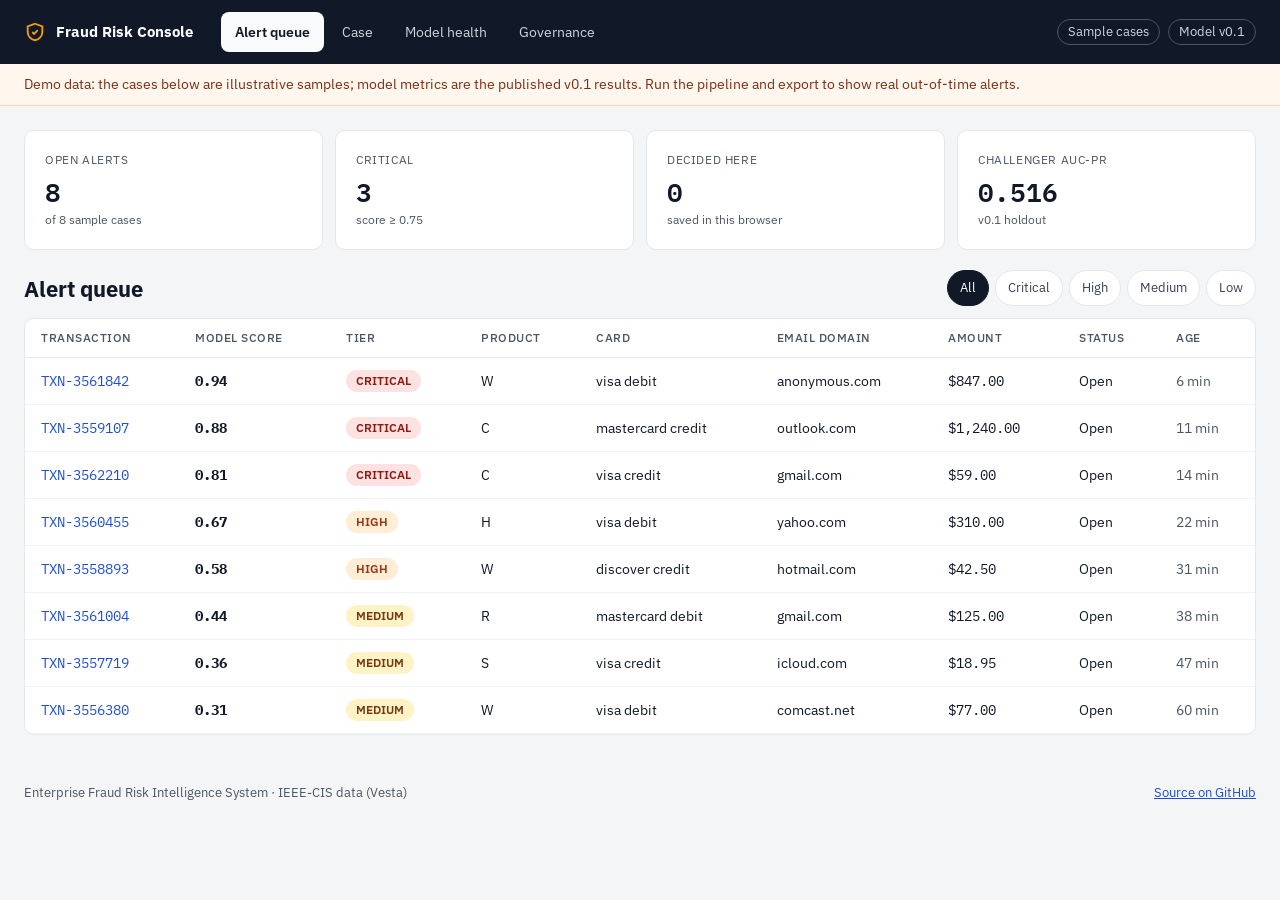
<file: console/index.html>
<!doctype html>
<html lang="en">
<head>
<meta charset="utf-8">
<meta name="viewport" content="width=device-width, initial-scale=1">
<title>Fraud Risk Console</title>
<meta name="description" content="Analyst console for the Enterprise Fraud Risk Intelligence System: alert queue, SHAP case review, model health and governance.">
<link rel="icon" href="data:image/svg+xml,%3Csvg xmlns='http://www.w3.org/2000/svg' viewBox='0 0 24 24' fill='none' stroke='%23F59E0B' stroke-width='2.2'%3E%3Cpath d='M12 3l8 3v6c0 4.5-3.4 8.3-8 9-4.6-.7-8-4.5-8-9V6l8-3z'/%3E%3Cpath d='M9 12l2 2 4-4'/%3E%3C/svg%3E">
<link rel="preconnect" href="https://fonts.googleapis.com">
<link rel="preconnect" href="https://fonts.gstatic.com" crossorigin>
<link href="https://fonts.googleapis.com/css2?family=IBM+Plex+Mono:wght@400;500;600&family=IBM+Plex+Sans:wght@400;500;600;700&display=swap" rel="stylesheet">
<link rel="stylesheet" href="styles.css">
</head>
<body>
<a class="skip" href="#main">Skip to content</a>
<header class="top">
  <a class="brand" href="#/queue">
    <svg width="22" height="22" viewBox="0 0 24 24" fill="none" stroke="currentColor" stroke-width="2" aria-hidden="true"><path d="M12 3l8 3v6c0 4.5-3.4 8.3-8 9-4.6-.7-8-4.5-8-9V6l8-3z"/><path d="M9 12l2 2 4-4"/></svg>
    <span>Fraud Risk Console</span>
  </a>
  <nav class="tabs" aria-label="Views">
    <a href="#/queue" data-view="queue">Alert queue</a>
    <a href="#/case" data-view="case">Case</a>
    <a href="#/health" data-view="health">Model health</a>
    <a href="#/governance" data-view="governance">Governance</a>
  </nav>
  <div class="meta" id="meta"></div>
</header>
<div class="banner" id="banner" hidden></div>
<main id="main" tabindex="-1"><p class="muted">Loading…</p></main>
<footer class="foot">
  <span>Enterprise Fraud Risk Intelligence System · IEEE-CIS data (Vesta)</span>
  <a href="https://github.com/hiralsarkar/Enterprise-Fraud-Risk-Intelligence-System">Source on GitHub</a>
</footer>
<script src="app.js"></script>
</body>
</html>
</file>
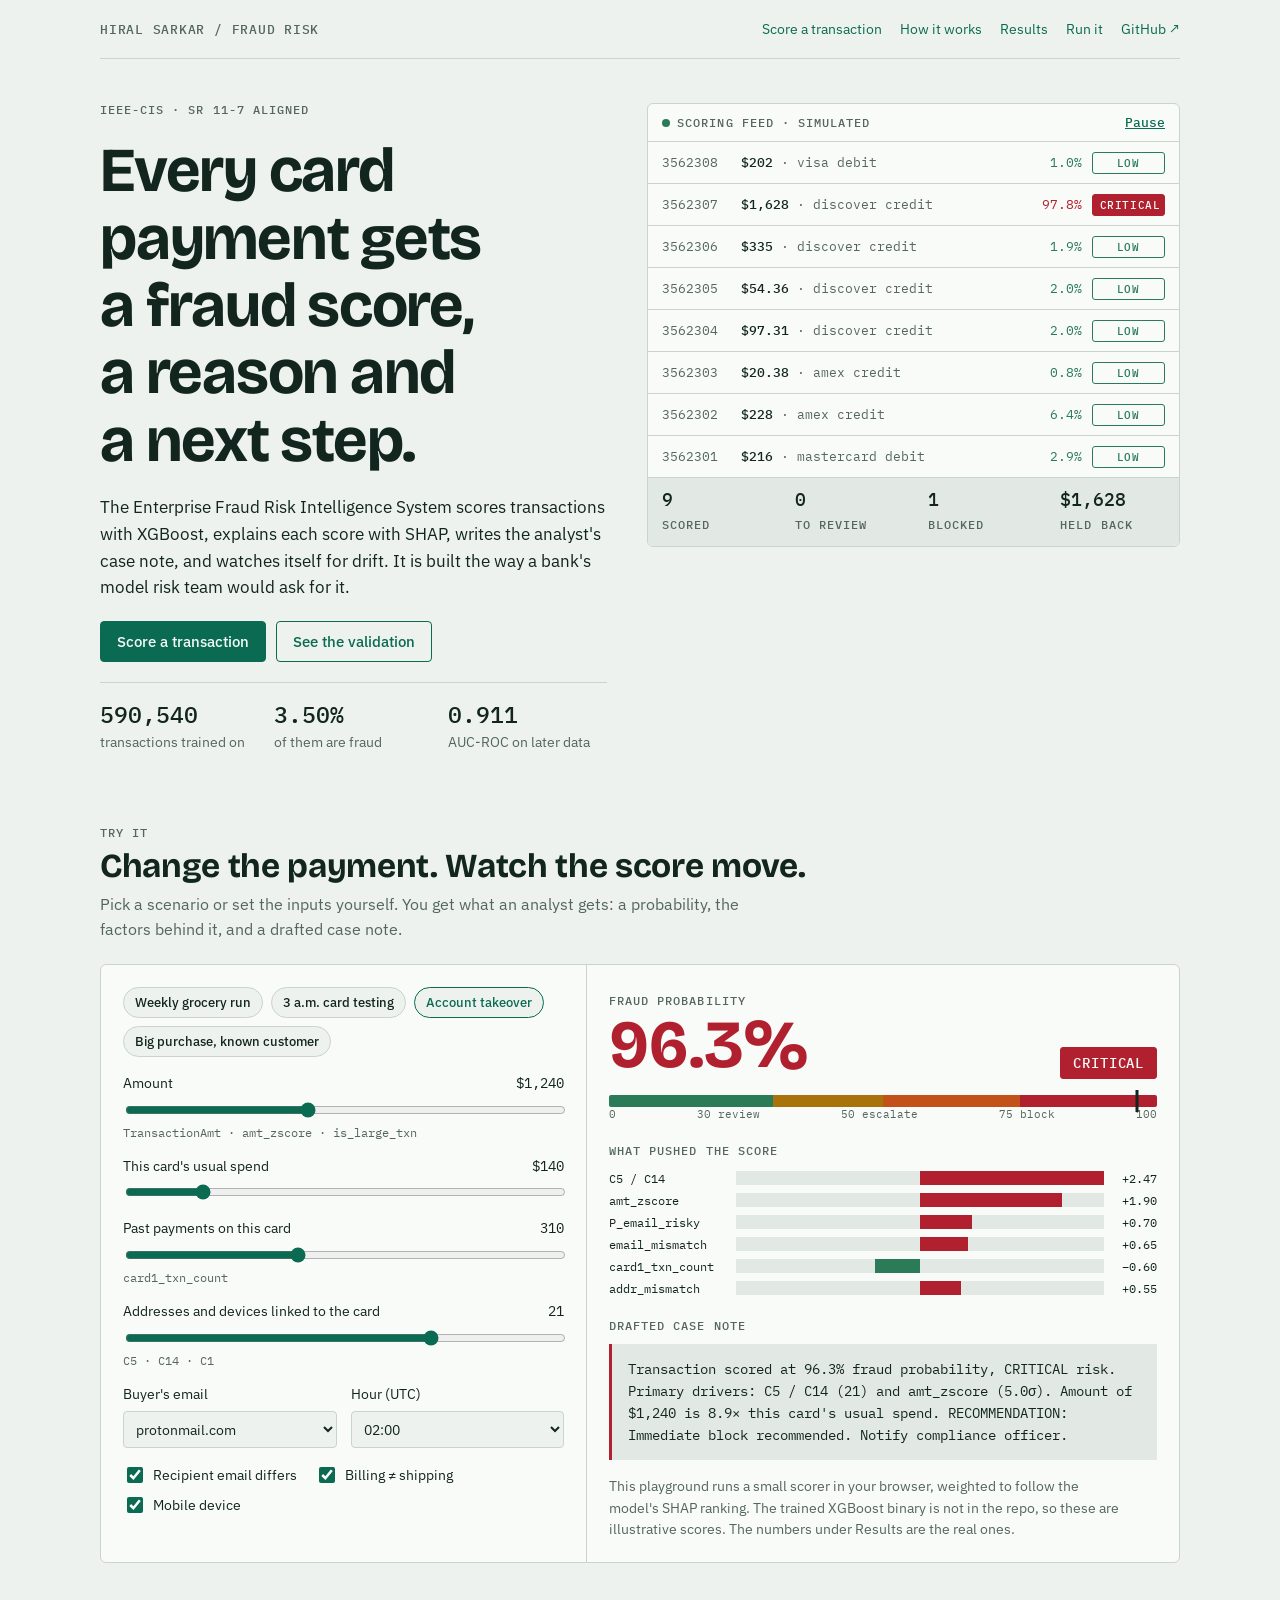
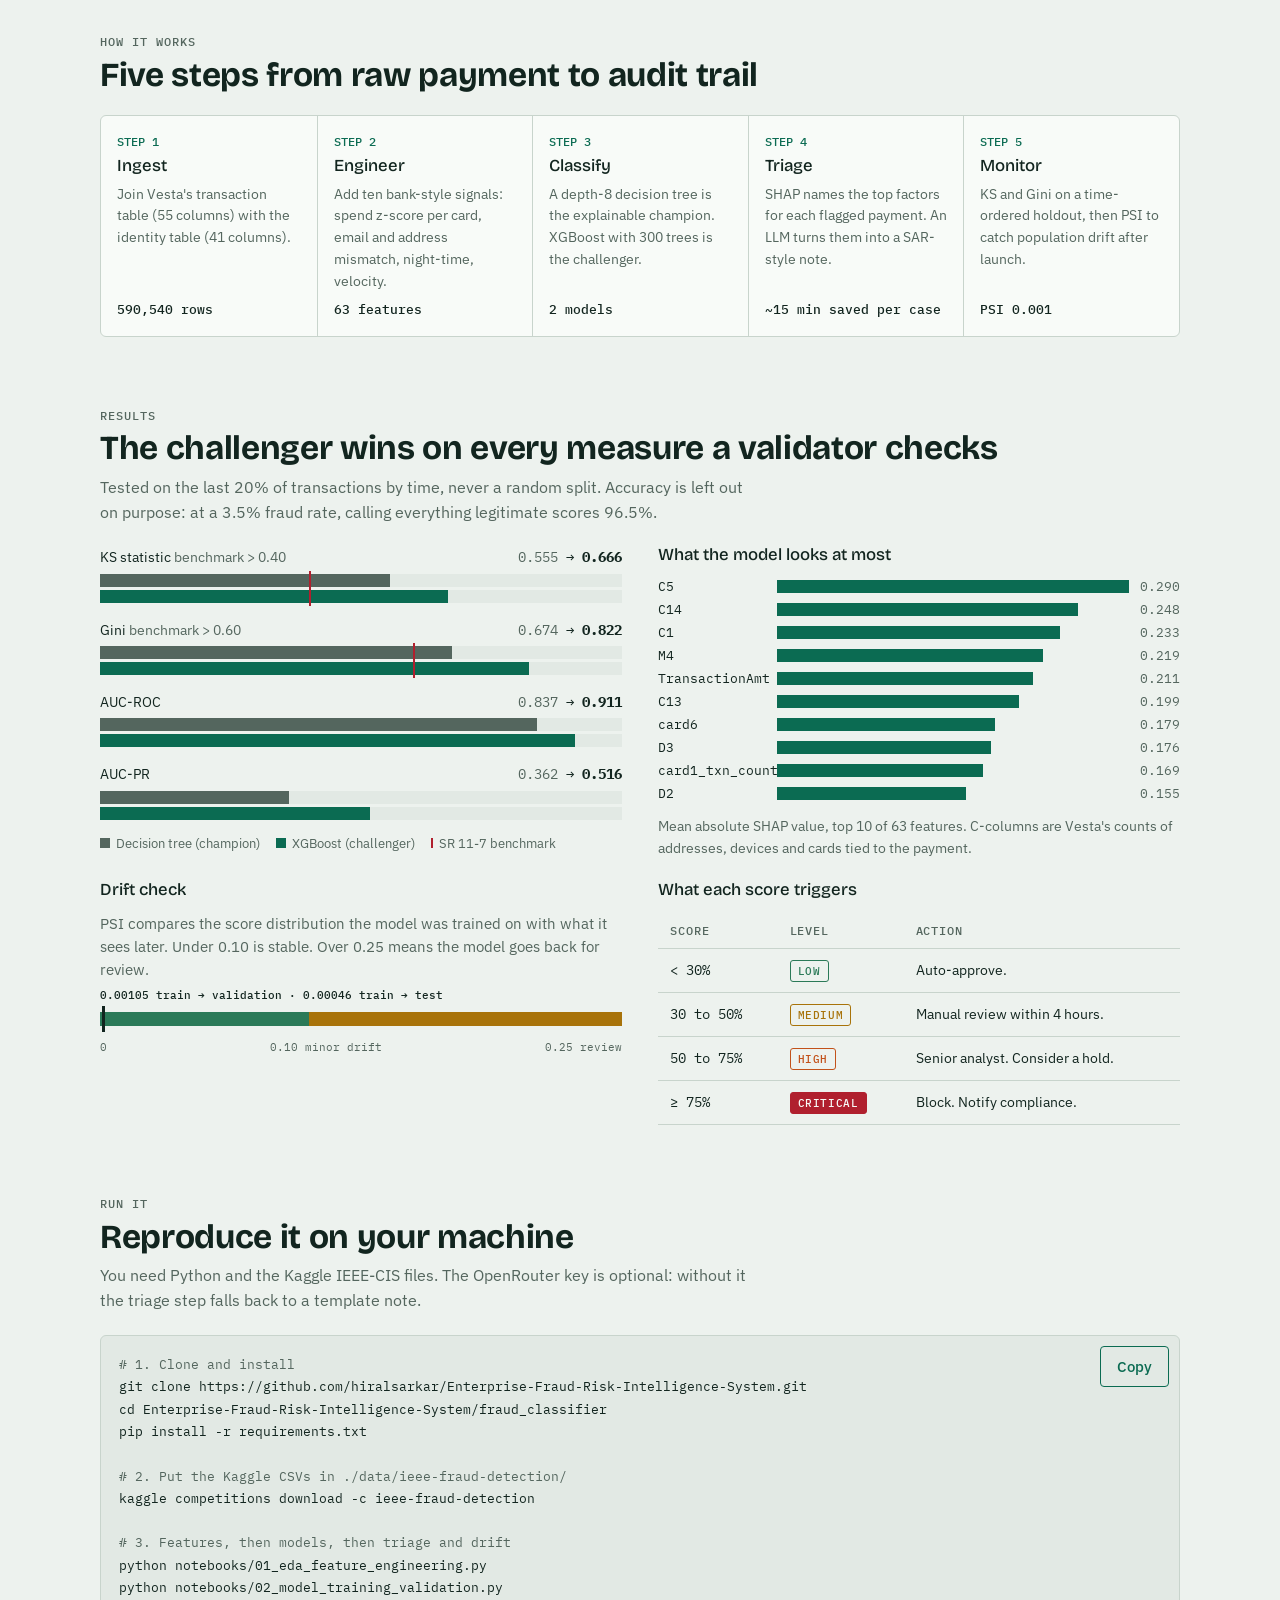
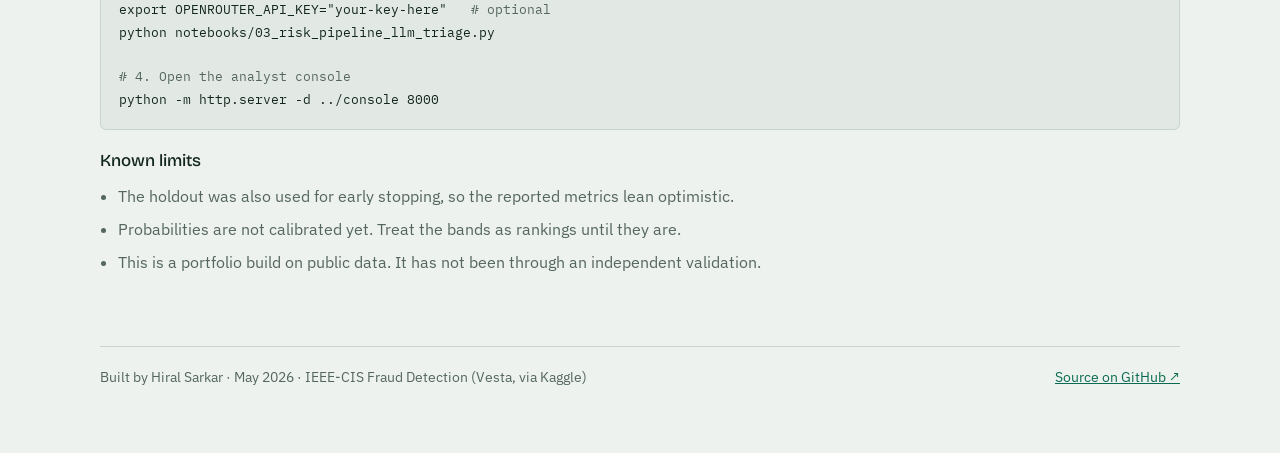
<file: docs/index.html>
<!doctype html>
<html lang="en">
<head>
<meta charset="utf-8">
<meta name="viewport" content="width=device-width, initial-scale=1">
<title>Fraud Risk Intelligence System</title>
<meta name="description" content="A fraud detection pipeline on the IEEE-CIS dataset: XGBoost scoring, SHAP explanations, drafted case notes and drift monitoring, built to SR 11-7 standards.">
<link rel="stylesheet" href="https://fonts.googleapis.com/css2?family=Bricolage+Grotesque:opsz,wght@12..96,500;12..96,700&family=IBM+Plex+Sans:wght@400;500;600&family=IBM+Plex+Mono:wght@400;500&display=swap">
<style>
html{-webkit-text-size-adjust:100%}body{margin:0}img{max-width:100%}[hidden]{display:none!important}
/* Layout: security-paper ground, a live scoring feed as the hero, then one long column of working sections. */
:root{
  --bg:#edf2ee; --surface:#f8fbf8; --sunk:#e2e9e4; --ink:#12251f; --muted:#54665e; --line:#c8d4cc;
  --accent:#0b6b52; --on-accent:#f4fbf8;
  --low:#2b7a58; --med:#a8730a; --high:#c2521a; --crit:#b0202e;
  --display:"Bricolage Grotesque","IBM Plex Sans",system-ui,sans-serif;
  --body:"IBM Plex Sans",system-ui,-apple-system,"Segoe UI",sans-serif;
  --mono:"IBM Plex Mono",ui-monospace,SFMono-Regular,Menlo,monospace;
}
@media (prefers-color-scheme: dark){:root:not([data-theme="light"]){
  --bg:#0d1916; --surface:#14231e; --sunk:#0a1411; --ink:#e3ece7; --muted:#93a69d; --line:#2a3d36;
  --accent:#4fc9a1; --on-accent:#06231a; --low:#5fc596; --med:#e0b043; --high:#f08a4b; --crit:#f2666f; color-scheme:dark}}
:root[data-theme="dark"]{
  --bg:#0d1916; --surface:#14231e; --sunk:#0a1411; --ink:#e3ece7; --muted:#93a69d; --line:#2a3d36;
  --accent:#4fc9a1; --on-accent:#06231a; --low:#5fc596; --med:#e0b043; --high:#f08a4b; --crit:#f2666f; color-scheme:dark}

*{box-sizing:border-box}
body{background:var(--bg);color:var(--ink);font:400 16px/1.55 var(--body);
  padding-left:max(16px,env(safe-area-inset-left,0px));padding-right:max(16px,env(safe-area-inset-right,0px));padding-block:0 64px}
.wrap{max-width:1080px;margin:0 auto;display:flex;flex-direction:column;gap:72px}
h1,h2,h3{font-family:var(--display);text-wrap:balance;margin:0;line-height:1.08}
h1{font-size:clamp(2.2rem,5.6vw,3.9rem);font-weight:700;letter-spacing:-.02em}
h2{font-size:clamp(1.5rem,3vw,2.1rem);font-weight:700;letter-spacing:-.01em}
h3{font-size:1.05rem;font-weight:500}
p{margin:0;max-width:65ch}
a{color:var(--accent)}
:focus-visible{outline:2px solid var(--accent);outline-offset:2px}
.mono,.num{font-family:var(--mono);font-variant-numeric:tabular-nums}
.label{font:500 .72rem/1.2 var(--mono);letter-spacing:.09em;text-transform:uppercase;color:var(--muted)}
.muted{color:var(--muted)}
.note{font-size:.86rem;color:var(--muted)}
section{display:flex;flex-direction:column;gap:22px}
.head{display:flex;flex-direction:column;gap:8px}

nav{display:flex;flex-wrap:wrap;gap:8px 20px;align-items:center;justify-content:space-between;padding-block:18px;border-bottom:1px solid var(--line)}
nav .links{display:flex;flex-wrap:wrap;gap:4px 18px;font-size:.9rem}
nav a{text-decoration:none}
nav a:hover{text-decoration:underline}
.brand{font:500 .8rem var(--mono);letter-spacing:.06em;color:var(--muted)}

.hero{display:grid;grid-template-columns:minmax(0,1fr) minmax(0,1.05fr);gap:40px;align-items:start;padding-top:44px}
.hero-copy{display:flex;flex-direction:column;gap:20px}
.hero-copy p{font-size:1.08rem}
.facts{display:grid;grid-template-columns:repeat(3,minmax(0,1fr));gap:14px;border-top:1px solid var(--line);padding-top:16px}
.facts b{display:block;font:500 1.45rem var(--mono);font-variant-numeric:tabular-nums}
.btns{display:flex;flex-wrap:wrap;gap:10px}
.btn{font:500 .92rem var(--body);padding:10px 16px;border-radius:4px;border:1px solid var(--accent);background:var(--accent);color:var(--on-accent);cursor:pointer;text-decoration:none}
.btn.ghost{background:transparent;color:var(--accent)}
.btn:hover{filter:brightness(1.08)}

.feed{background:var(--surface);border:1px solid var(--line);border-radius:6px;overflow:hidden}
.feed-top{display:flex;justify-content:space-between;align-items:center;gap:10px;padding:10px 14px;border-bottom:1px solid var(--line);flex-wrap:wrap}
.live{display:inline-flex;align-items:center;gap:7px}
.dot{width:8px;height:8px;border-radius:50%;background:var(--low)}
.feed.running .dot{animation:pulse 1.4s infinite}
@keyframes pulse{50%{opacity:.25}}
.linkbtn{background:none;border:0;padding:0;color:var(--accent);font:500 .82rem var(--mono);cursor:pointer;text-decoration:underline}
.rows{list-style:none;margin:0;padding:0;height:336px;overflow:hidden}
.row{display:grid;grid-template-columns:5.2em minmax(0,1fr) 4.6em 5.6em;gap:10px;align-items:center;padding:0 14px;height:42px;border-bottom:1px solid var(--line);font:400 .82rem var(--mono);font-variant-numeric:tabular-nums}
.row.new{animation:drop .35s ease-out}
@keyframes drop{from{opacity:0;transform:translateY(-10px)}}
.row .what{white-space:nowrap;overflow:hidden;text-overflow:ellipsis;color:var(--muted)}
.row .what b{color:var(--ink);font-weight:500}
.row .p{text-align:right}
.pill{display:inline-block;font:500 .68rem var(--mono);letter-spacing:.06em;padding:3px 7px;border-radius:3px;border:1px solid currentColor;text-align:center}
.LOW{color:var(--low)}.MEDIUM{color:var(--med)}.HIGH{color:var(--high)}.CRITICAL{color:var(--crit)}
.pill.CRITICAL{background:var(--crit);color:var(--surface);border-color:var(--crit)}
.tally{display:grid;grid-template-columns:repeat(4,minmax(0,1fr));background:var(--sunk)}
.tally div{padding:10px 14px}
.tally b{display:block;font:500 1.1rem var(--mono);font-variant-numeric:tabular-nums}

.lab{display:grid;grid-template-columns:minmax(0,.9fr) minmax(0,1.1fr);gap:0;background:var(--surface);border:1px solid var(--line);border-radius:6px}
.lab>div{padding:22px;display:flex;flex-direction:column;gap:16px;min-width:0}
.lab .out{border-left:1px solid var(--line)}
.presets{display:flex;flex-wrap:wrap;gap:8px}
.chip{font:500 .8rem var(--body);padding:6px 11px;border-radius:99px;border:1px solid var(--line);background:var(--bg);color:var(--ink);cursor:pointer}
.chip:hover,.chip[aria-pressed="true"]{border-color:var(--accent);color:var(--accent)}
.field{display:flex;flex-direction:column;gap:5px}
.field .top{display:flex;justify-content:space-between;gap:8px;font-size:.88rem}
.field code{font:400 .72rem var(--mono);color:var(--muted)}
input[type=range]{width:100%;accent-color:var(--accent)}
select{font:400 .9rem var(--body);padding:7px 8px;border:1px solid var(--line);border-radius:4px;background:var(--bg);color:var(--ink);width:100%}
.two{display:grid;grid-template-columns:repeat(2,minmax(0,1fr));gap:14px}
.checks{display:flex;flex-wrap:wrap;gap:8px 18px;font-size:.9rem}
.checks label{display:flex;gap:7px;align-items:center}
.checks input{accent-color:var(--accent);width:16px;height:16px}

.verdict{display:flex;align-items:flex-end;justify-content:space-between;gap:12px;flex-wrap:wrap}
.score{font:700 clamp(2.8rem,7vw,4.2rem)/1 var(--display);font-variant-numeric:tabular-nums}
.meter{position:relative;height:12px;border-radius:2px;background:linear-gradient(90deg,var(--low) 0 30%,var(--med) 30% 50%,var(--high) 50% 75%,var(--crit) 75%)}
.meter i{position:absolute;top:-5px;width:3px;height:22px;background:var(--ink);transform:translateX(-50%);transition:left .3s}
.scale{display:flex;justify-content:space-between;font:400 .68rem var(--mono);color:var(--muted)}
.drivers{display:flex;flex-direction:column;gap:6px}
.drv{display:grid;grid-template-columns:9.5em minmax(0,1fr) 3.6em;gap:8px;align-items:center;font:400 .78rem var(--mono)}
.drv .track{display:grid;grid-template-columns:1fr 1fr;height:14px;background:var(--sunk)}
.drv .neg{justify-self:end;background:var(--low);height:100%}
.drv .pos{grid-column:2;background:var(--crit);height:100%}
.drv .v{text-align:right;font-variant-numeric:tabular-nums}
.sar{background:var(--sunk);border-left:3px solid currentColor;padding:14px 16px;font:400 .86rem/1.6 var(--mono)}
.sar span{color:var(--ink)}

.steps{display:grid;grid-template-columns:repeat(5,minmax(0,1fr));border:1px solid var(--line);border-radius:6px;background:var(--surface);list-style:none;margin:0;padding:0}
.steps li{padding:18px 16px;display:flex;flex-direction:column;gap:8px;border-left:1px solid var(--line);min-width:0}
.steps li:first-child{border-left:0}
.steps .n{font:500 .75rem var(--mono);color:var(--accent)}
.steps p{font-size:.88rem;color:var(--muted)}
.steps .k{font:500 .8rem var(--mono);margin-top:auto}

.grid2{display:grid;grid-template-columns:repeat(2,minmax(0,1fr));gap:36px}
.panel{display:flex;flex-direction:column;gap:14px;min-width:0}
.metric{display:flex;flex-direction:column;gap:5px}
.metric .top{display:flex;justify-content:space-between;font-size:.9rem;gap:8px}
.bar{position:relative;height:13px;background:var(--sunk)}
.bar>span{position:absolute;inset:0 auto 0 0}
.bar .ch{background:var(--muted)}
.bar .xg{background:var(--accent)}
.bar .bm{position:absolute;top:-3px;bottom:-3px;width:2px;background:var(--crit)}
.pair{display:flex;flex-direction:column;gap:3px}
.legend{display:flex;flex-wrap:wrap;gap:6px 16px;font-size:.8rem;color:var(--muted)}
.legend i{display:inline-block;width:10px;height:10px;margin-right:6px}
.shap{display:grid;grid-template-columns:8.5em minmax(0,1fr) 3.2em;gap:6px 10px;align-items:center;font:400 .8rem var(--mono)}
.shap .b{height:13px;background:var(--accent)}
.shap .v{text-align:right;font-variant-numeric:tabular-nums;color:var(--muted)}
.psi{position:relative;height:14px;background:linear-gradient(90deg,var(--low) 0 40%,var(--med) 40% 100%);margin-top:16px}
.psi i{position:absolute;top:-6px;width:3px;height:26px;background:var(--ink)}
.psi em{position:absolute;top:-24px;font:500 .7rem var(--mono);font-style:normal;white-space:nowrap}

.tablewrap{overflow-x:auto}
table{border-collapse:collapse;width:100%;font-size:.9rem;min-width:520px}
th,td{text-align:left;padding:10px 12px;border-bottom:1px solid var(--line);vertical-align:top}
th{font:500 .72rem var(--mono);letter-spacing:.08em;text-transform:uppercase;color:var(--muted)}

.code{position:relative;background:var(--sunk);border:1px solid var(--line);border-radius:6px}
.code pre{margin:0;padding:18px;overflow-x:auto;font:400 .82rem/1.7 var(--mono)}
.code .c{color:var(--muted)}
.code button{position:absolute;top:10px;right:10px}
.limits{margin:0;padding-left:1.1em;display:flex;flex-direction:column;gap:8px;max-width:70ch}
footer{border-top:1px solid var(--line);padding-top:20px;font-size:.86rem;color:var(--muted);display:flex;flex-wrap:wrap;gap:8px 24px;justify-content:space-between}

@media (max-width:820px){
  .hero,.lab,.grid2{grid-template-columns:minmax(0,1fr)}
  .lab .out{border-left:0;border-top:1px solid var(--line)}
  .steps{grid-template-columns:minmax(0,1fr)}
  .steps li{border-left:0;border-top:1px solid var(--line)}
  .steps li:first-child{border-top:0}
  .wrap{gap:56px}
}
@media (max-width:460px){
  .row{grid-template-columns:minmax(0,1fr) 3.6em 5.4em}.row .id{display:none}
  .tally{grid-template-columns:repeat(2,minmax(0,1fr))}
  .two{grid-template-columns:minmax(0,1fr)}
  .drv{grid-template-columns:7.2em minmax(0,1fr) 3.2em}
}
@media (prefers-reduced-motion:reduce){*{animation:none!important;transition:none!important}}
</style>
</head>
<body>

<div class="wrap">
<div>
<nav>
  <span class="brand">HIRAL SARKAR / FRAUD RISK</span>
  <span class="links"><a href="#try">Score a transaction</a><a href="#how">How it works</a><a href="#results">Results</a><a href="#run">Run it</a><a href="https://github.com/hiralsarkar/Enterprise-Fraud-Risk-Intelligence-System" target="_blank" rel="noopener">GitHub ↗</a></span>
</nav>

<header class="hero">
  <div class="hero-copy">
    <span class="label">IEEE-CIS · SR 11-7 aligned</span>
    <h1>Every card payment gets a fraud score, a reason and a next step.</h1>
    <p>The Enterprise Fraud Risk Intelligence System scores transactions with XGBoost, explains each score with SHAP, writes the analyst's case note, and watches itself for drift. It is built the way a bank's model risk team would ask for it.</p>
    <div class="btns"><a class="btn" href="#try">Score a transaction</a><a class="btn ghost" href="#results">See the validation</a></div>
    <div class="facts">
      <div><b>590,540</b><span class="note">transactions trained on</span></div>
      <div><b>3.50%</b><span class="note">of them are fraud</span></div>
      <div><b>0.911</b><span class="note">AUC-ROC on later data</span></div>
    </div>
  </div>

  <div class="feed" id="feed" aria-label="Simulated live transaction feed">
    <div class="feed-top">
      <span class="live label"><span class="dot"></span>Scoring feed · simulated</span>
      <button class="linkbtn" id="feedToggle" type="button">Pause</button>
    </div>
    <ul class="rows" id="rows"></ul>
    <div class="tally">
      <div><b id="tScored">0</b><span class="label">Scored</span></div>
      <div><b id="tReview">0</b><span class="label">To review</span></div>
      <div><b id="tBlocked">0</b><span class="label">Blocked</span></div>
      <div><b id="tSaved">$0</b><span class="label">Held back</span></div>
    </div>
  </div>
</header>
</div>

<section id="try">
  <div class="head">
    <span class="label">Try it</span>
    <h2>Change the payment. Watch the score move.</h2>
    <p class="muted">Pick a scenario or set the inputs yourself. You get what an analyst gets: a probability, the factors behind it, and a drafted case note.</p>
  </div>
  <div class="lab">
    <div>
      <div class="presets" id="presets">
        <button class="chip" type="button" data-p="grocery">Weekly grocery run</button>
        <button class="chip" type="button" data-p="testing">3 a.m. card testing</button>
        <button class="chip" type="button" data-p="takeover">Account takeover</button>
        <button class="chip" type="button" data-p="travel">Big purchase, known customer</button>
      </div>
      <div class="field">
        <div class="top"><label for="amt">Amount</label><span class="num" id="amtV"></span></div>
        <input type="range" id="amt" min="5" max="3000" step="5">
        <code>TransactionAmt · amt_zscore · is_large_txn</code>
      </div>
      <div class="field">
        <div class="top"><label for="avg">This card's usual spend</label><span class="num" id="avgV"></span></div>
        <input type="range" id="avg" min="10" max="800" step="5">
      </div>
      <div class="field">
        <div class="top"><label for="hist">Past payments on this card</label><span class="num" id="histV"></span></div>
        <input type="range" id="hist" min="0" max="800" step="1">
        <code>card1_txn_count</code>
      </div>
      <div class="field">
        <div class="top"><label for="cnt">Addresses and devices linked to the card</label><span class="num" id="cntV"></span></div>
        <input type="range" id="cnt" min="0" max="30" step="1">
        <code>C5 · C14 · C1</code>
      </div>
      <div class="two">
        <div class="field"><label for="email" class="top">Buyer's email</label>
          <select id="email"><option value="isp">comcast.net</option><option value="free">gmail.com</option><option value="anon">anonymous.com</option><option value="proton">protonmail.com</option></select></div>
        <div class="field"><label for="hour" class="top">Hour (UTC)</label>
          <select id="hour"></select></div>
      </div>
      <div class="checks">
        <label><input type="checkbox" id="emis"> Recipient email differs</label>
        <label><input type="checkbox" id="addr"> Billing ≠ shipping</label>
        <label><input type="checkbox" id="mob"> Mobile device</label>
      </div>
    </div>
    <div class="out" aria-live="polite">
      <div class="verdict">
        <div><span class="label">Fraud probability</span><div class="score" id="score"></div></div>
        <span class="pill" id="level" style="font-size:.85rem;padding:6px 12px"></span>
      </div>
      <div>
        <div class="meter"><i id="needle"></i></div>
        <div class="scale"><span>0</span><span>30 review</span><span>50 escalate</span><span>75 block</span><span>100</span></div>
      </div>
      <div>
        <span class="label">What pushed the score</span>
        <div class="drivers" id="drivers" style="margin-top:8px"></div>
      </div>
      <div>
        <span class="label">Drafted case note</span>
        <div class="sar" id="sar" style="margin-top:8px"></div>
      </div>
      <p class="note">This playground runs a small scorer in your browser, weighted to follow the model's SHAP ranking. The trained XGBoost binary is not in the repo, so these are illustrative scores. The numbers under Results are the real ones.</p>
    </div>
  </div>
</section>

<section id="how">
  <div class="head"><span class="label">How it works</span><h2>Five steps from raw payment to audit trail</h2></div>
  <ol class="steps">
    <li><span class="n">STEP 1</span><h3>Ingest</h3><p>Join Vesta's transaction table (55 columns) with the identity table (41 columns).</p><span class="k">590,540 rows</span></li>
    <li><span class="n">STEP 2</span><h3>Engineer</h3><p>Add ten bank-style signals: spend z-score per card, email and address mismatch, night-time, velocity.</p><span class="k">63 features</span></li>
    <li><span class="n">STEP 3</span><h3>Classify</h3><p>A depth-8 decision tree is the explainable champion. XGBoost with 300 trees is the challenger.</p><span class="k">2 models</span></li>
    <li><span class="n">STEP 4</span><h3>Triage</h3><p>SHAP names the top factors for each flagged payment. An LLM turns them into a SAR-style note.</p><span class="k">~15 min saved per case</span></li>
    <li><span class="n">STEP 5</span><h3>Monitor</h3><p>KS and Gini on a time-ordered holdout, then PSI to catch population drift after launch.</p><span class="k">PSI 0.001</span></li>
  </ol>
</section>

<section id="results">
  <div class="head">
    <span class="label">Results</span>
    <h2>The challenger wins on every measure a validator checks</h2>
    <p class="muted">Tested on the last 20% of transactions by time, never a random split. Accuracy is left out on purpose: at a 3.5% fraud rate, calling everything legitimate scores 96.5%.</p>
  </div>
  <div class="grid2">
    <div class="panel">
      <div id="metrics" style="display:flex;flex-direction:column;gap:16px"></div>
      <div class="legend"><span><i style="background:var(--muted)"></i>Decision tree (champion)</span><span><i style="background:var(--accent)"></i>XGBoost (challenger)</span><span><i style="background:var(--crit);width:2px"></i>SR 11-7 benchmark</span></div>
    </div>
    <div class="panel">
      <h3>What the model looks at most</h3>
      <div class="shap" id="shap"></div>
      <p class="note">Mean absolute SHAP value, top 10 of 63 features. C-columns are Vesta's counts of addresses, devices and cards tied to the payment.</p>
    </div>
  </div>
  <div class="grid2">
    <div class="panel">
      <h3>Drift check</h3>
      <p class="muted" style="font-size:.92rem">PSI compares the score distribution the model was trained on with what it sees later. Under 0.10 is stable. Over 0.25 means the model goes back for review.</p>
      <div class="psi"><i style="left:.4%"></i><em style="left:0">0.00105 train → validation · 0.00046 train → test</em></div>
      <div class="scale"><span>0</span><span>0.10 minor drift</span><span>0.25 review</span></div>
    </div>
    <div class="panel">
      <h3>What each score triggers</h3>
      <div class="tablewrap"><table>
        <tr><th>Score</th><th>Level</th><th>Action</th></tr>
        <tr><td class="num">&lt; 30%</td><td><span class="pill LOW">LOW</span></td><td>Auto-approve.</td></tr>
        <tr><td class="num">30 to 50%</td><td><span class="pill MEDIUM">MEDIUM</span></td><td>Manual review within 4 hours.</td></tr>
        <tr><td class="num">50 to 75%</td><td><span class="pill HIGH">HIGH</span></td><td>Senior analyst. Consider a hold.</td></tr>
        <tr><td class="num">≥ 75%</td><td><span class="pill CRITICAL">CRITICAL</span></td><td>Block. Notify compliance.</td></tr>
      </table></div>
    </div>
  </div>
</section>

<section id="run">
  <div class="head"><span class="label">Run it</span><h2>Reproduce it on your machine</h2>
    <p class="muted">You need Python and the Kaggle IEEE-CIS files. The OpenRouter key is optional: without it the triage step falls back to a template note.</p></div>
  <div class="code">
    <button class="btn ghost" id="copy" type="button">Copy</button>
<pre id="cmd"><span class="c"># 1. Clone and install</span>
git clone https://github.com/hiralsarkar/Enterprise-Fraud-Risk-Intelligence-System.git
cd Enterprise-Fraud-Risk-Intelligence-System/fraud_classifier
pip install -r requirements.txt

<span class="c"># 2. Put the Kaggle CSVs in ./data/ieee-fraud-detection/</span>
kaggle competitions download -c ieee-fraud-detection

<span class="c"># 3. Features, then models, then triage and drift</span>
python notebooks/01_eda_feature_engineering.py
python notebooks/02_model_training_validation.py
export OPENROUTER_API_KEY="your-key-here"   <span class="c"># optional</span>
python notebooks/03_risk_pipeline_llm_triage.py

<span class="c"># 4. Open the analyst console</span>
python -m http.server -d ../console 8000</pre>
  </div>
  <div class="panel">
    <h3>Known limits</h3>
    <ul class="limits muted">
      <li>The holdout was also used for early stopping, so the reported metrics lean optimistic.</li>
      <li>Probabilities are not calibrated yet. Treat the bands as rankings until they are.</li>
      <li>This is a portfolio build on public data. It has not been through an independent validation.</li>
    </ul>
  </div>
</section>

<footer><span>Built by Hiral Sarkar · May 2026 · IEEE-CIS Fraud Detection (Vesta, via Kaggle)</span><a href="https://github.com/hiralsarkar/Enterprise-Fraud-Risk-Intelligence-System" target="_blank" rel="noopener">Source on GitHub ↗</a></footer>
</div>

<script>
(function(){
const $=id=>document.getElementById(id);
const sig=x=>1/(1+Math.exp(-x));
const level=p=>p<.3?'LOW':p<.5?'MEDIUM':p<.75?'HIGH':'CRITICAL';
const money=n=>'$'+n.toLocaleString('en-US',{minimumFractionDigits:n<100?2:0,maximumFractionDigits:n<100?2:0});
const ACTION={LOW:'Auto-approve transaction.',MEDIUM:'Route to manual review queue within 4 hours.',HIGH:'Escalate to senior analyst. Consider temporary hold.',CRITICAL:'Immediate block recommended. Notify compliance officer.'};

// Demo scorer: additive log-odds contributions, base rate 3.5%.
function score(t){
  const z=Math.max(-1.5,Math.min(5,(t.amt-t.avg)/(t.avg*0.6)));
  const c=[
    ['amt_zscore',z.toFixed(1)+'σ',0.38*z],
    ['is_large_txn',t.amt>500?'1':'0',t.amt>500?0.3:-0.05],
    ['C5 / C14',String(t.cnt),t.cnt<=2?-0.35:0.13*(t.cnt-2)],
    ['card1_txn_count',String(t.hist),t.hist<5?0.75:t.hist<30?0.25:t.hist>200?-0.6:-0.2],
    ['P_email_risky',t.email,{isp:-0.3,free:0.1,anon:0.9,proton:0.7}[t.email]],
    ['email_mismatch',t.emis?'1':'0',t.emis?0.65:-0.05],
    ['addr_mismatch',t.addr?'1':'0',t.addr?0.55:-0.05],
    ['is_night',t.hour<6?'1':'0',t.hour<6?0.45:-0.05],
    ['is_mobile',t.mob?'1':'0',t.mob?0.15:0]
  ];
  const p=sig(-3.3+c.reduce((s,x)=>s+x[2],0));
  return {p,c:c.filter(x=>Math.abs(x[2])>.04).sort((a,b)=>Math.abs(b[2])-Math.abs(a[2]))};
}

// ---------- Playground ----------
const PRE={
  grocery:{amt:85,avg:90,hist:420,cnt:2,email:'isp',hour:17,emis:0,addr:0,mob:0},
  testing:{amt:15,avg:120,hist:2,cnt:14,email:'anon',hour:3,emis:1,addr:0,mob:1},
  takeover:{amt:1240,avg:140,hist:310,cnt:21,email:'proton',hour:2,emis:1,addr:1,mob:1},
  travel:{amt:1650,avg:520,hist:610,cnt:3,email:'isp',hour:14,emis:0,addr:0,mob:0}
};
const hourSel=$('hour');
for(let h=0;h<24;h++){const o=document.createElement('option');o.value=h;o.textContent=String(h).padStart(2,'0')+':00';hourSel.appendChild(o);}
function setForm(v){
  ['amt','avg','hist','cnt','email','hour'].forEach(k=>$(k).value=v[k]);
  ['emis','addr','mob'].forEach(k=>$(k).checked=!!v[k]);
}
function readForm(){
  return {amt:+$('amt').value,avg:+$('avg').value,hist:+$('hist').value,cnt:+$('cnt').value,email:$('email').value,hour:+$('hour').value,emis:$('emis').checked,addr:$('addr').checked,mob:$('mob').checked};
}
const EMAILNAME={isp:'ISP domain',free:'free provider',anon:'anonymous domain',proton:'encrypted provider'};
function render(){
  const t=readForm(),r=score(t),lv=level(r.p);
  $('amtV').textContent=money(t.amt);$('avgV').textContent=money(t.avg);
  $('histV').textContent=t.hist;$('cntV').textContent=t.cnt;
  $('score').textContent=(r.p*100).toFixed(1)+'%';$('score').className='score '+lv;
  $('level').textContent=lv;$('level').className='pill '+lv;
  $('needle').style.left=(r.p*100)+'%';
  const max=Math.max(1,...r.c.map(x=>Math.abs(x[2])));
  $('drivers').innerHTML=r.c.slice(0,6).map(x=>{
    const w=Math.abs(x[2])/max*100;
    return '<div class="drv"><span>'+x[0]+'</span><span class="track">'+(x[2]<0?'<span class="neg" style="width:'+w+'%"></span>':'<span class="pos" style="width:'+w+'%"></span>')+'</span><span class="v">'+(x[2]>0?'+':'−')+Math.abs(x[2]).toFixed(2)+'</span></div>';
  }).join('');
  const up=r.c.filter(x=>x[2]>0),down=r.c.filter(x=>x[2]<0);
  let note='Transaction scored at '+(r.p*100).toFixed(1)+'% fraud probability, '+lv+' risk. ';
  if(up.length) note+='Primary drivers: '+up.slice(0,2).map(x=>x[0]+' ('+(x[0]==='P_email_risky'?EMAILNAME[x[1]]:x[1])+')').join(' and ')+'. ';
  if(t.amt>t.avg*1.5) note+='Amount of '+money(t.amt)+' is '+(t.amt/t.avg).toFixed(1)+'× this card\'s usual spend. ';
  if(down.length&&lv!=='CRITICAL') note+='Mitigating: '+down[0][0]+' ('+down[0][1]+'). ';
  note+='RECOMMENDATION: '+ACTION[lv];
  $('sar').className='sar '+lv;$('sar').innerHTML='<span></span>';$('sar').firstChild.textContent=note;
}
document.querySelectorAll('#try input,#try select').forEach(el=>el.addEventListener('input',()=>{
  document.querySelectorAll('#presets .chip').forEach(c=>c.setAttribute('aria-pressed','false'));render();}));
$('presets').addEventListener('click',e=>{
  const b=e.target.closest('.chip');if(!b)return;
  document.querySelectorAll('#presets .chip').forEach(c=>c.setAttribute('aria-pressed',c===b?'true':'false'));
  setForm(PRE[b.dataset.p]);render();
});
setForm(PRE.takeover);document.querySelector('[data-p="takeover"]').setAttribute('aria-pressed','true');render();

// ---------- Live feed ----------
const rnd=(a,b)=>a+Math.random()*(b-a),pick=a=>a[Math.floor(Math.random()*a.length)];
const CARDS=['visa debit','visa credit','mastercard credit','mastercard debit','discover credit','amex credit'];
let nextId=3562300,tally={s:0,r:0,b:0,h:0};
function randomTxn(){
  const bad=Math.random()<0.16,avg=Math.round(rnd(30,300));
  return bad
    ?{amt:Math.round(pick([rnd(5,25),rnd(400,2200)])),avg,hist:Math.round(rnd(0,40)),cnt:Math.round(rnd(5,26)),email:pick(['anon','proton','free']),hour:Math.floor(rnd(0,8)),emis:Math.random()<.7,addr:Math.random()<.5,mob:Math.random()<.7}
    :{amt:Math.round(avg*rnd(.4,1.7)*100)/100,avg,hist:Math.round(rnd(20,700)),cnt:Math.round(rnd(0,4)),email:pick(['isp','free','free','isp']),hour:Math.floor(rnd(7,23)),emis:Math.random()<.06,addr:Math.random()<.08,mob:Math.random()<.45};
}
const rows=$('rows');
function addRow(animate){
  const t=randomTxn(),p=score(t).p,lv=level(p),li=document.createElement('li');
  li.className='row'+(animate?' new':'');
  li.innerHTML='<span class="id muted">'+(nextId++)+'</span><span class="what"><b>'+money(t.amt)+'</b> · '+pick(CARDS)+'</span><span class="p '+lv+'">'+(p*100).toFixed(1)+'%</span><span class="pill '+lv+'">'+lv+'</span>';
  rows.prepend(li);while(rows.children.length>8)rows.lastChild.remove();
  tally.s++;if(lv==='MEDIUM'||lv==='HIGH')tally.r++;if(lv==='CRITICAL'){tally.b++;tally.h+=t.amt;}
  $('tScored').textContent=tally.s;$('tReview').textContent=tally.r;$('tBlocked').textContent=tally.b;$('tSaved').textContent='$'+Math.round(tally.h).toLocaleString('en-US');
}
for(let i=0;i<8;i++)addRow(false);
let timer=null;const feed=$('feed'),tog=$('feedToggle');
function run(on){
  clearInterval(timer);timer=on?setInterval(()=>addRow(true),1300):null;
  feed.classList.toggle('running',on);tog.textContent=on?'Pause':'Resume';
}
tog.addEventListener('click',()=>run(!timer));
run(!matchMedia('(prefers-reduced-motion: reduce)').matches);
document.addEventListener('visibilitychange',()=>{if(document.hidden&&timer){run(false);tog.dataset.auto='1';}else if(!document.hidden&&tog.dataset.auto){delete tog.dataset.auto;run(true);}});

// ---------- Results (values from fraud_classifier/outputs) ----------
const M=[['KS statistic',.5554,.6663,.40,'benchmark > 0.40'],['Gini',.6738,.8218,.60,'benchmark > 0.60'],['AUC-ROC',.8369,.9109,null,''],['AUC-PR',.3625,.5164,null,'']];
$('metrics').innerHTML=M.map(m=>'<div class="metric"><div class="top"><span>'+m[0]+' <span class="note">'+m[4]+'</span></span><span class="num"><span class="muted">'+m[1].toFixed(3)+'</span> → <b>'+m[2].toFixed(3)+'</b></span></div><div class="pair"><div class="bar"><span class="ch" style="width:'+m[1]*100+'%"></span>'+(m[3]?'<i class="bm" style="left:'+m[3]*100+'%"></i>':'')+'</div><div class="bar"><span class="xg" style="width:'+m[2]*100+'%"></span>'+(m[3]?'<i class="bm" style="left:'+m[3]*100+'%"></i>':'')+'</div></div></div>').join('');
const S=[['C5',.2896],['C14',.2478],['C1',.2329],['M4',.2186],['TransactionAmt',.2109],['C13',.1993],['card6',.1790],['D3',.1762],['card1_txn_count',.1694],['D2',.1554]];
$('shap').innerHTML=S.map(s=>'<span>'+s[0]+'</span><span><span class="b" style="display:block;width:'+s[1]/.2896*100+'%"></span></span><span class="v">'+s[1].toFixed(3)+'</span>').join('');

// ---------- Copy ----------
$('copy').addEventListener('click',()=>{
  const el=$('cmd'),done=()=>{$('copy').textContent='Copied';setTimeout(()=>$('copy').textContent='Copy',1500);};
  const fallback=()=>{const r=document.createRange();r.selectNodeContents(el);const s=getSelection();s.removeAllRanges();s.addRange(r);$('copy').textContent='Selected';};
  try{navigator.clipboard.writeText(el.textContent).then(done,fallback);}catch(e){fallback();}
});
})();
</script>
</body>
</html>
</file>
<file: console/styles.css>
:root {
  --bg: #F4F5F7; --surface: #FFFFFF; --line: #E5E7EB; --line-soft: #F1F2F4;
  --ink: #111827; --ink-2: #374151; --muted: #4B5563;
  --bar: #111827; --bar-ink: #F9FAFB; --bar-muted: #D1D5DB; --accent: #F59E0B;
  --link: #1D4ED8; --risk: #C2410C; --risk-ink: #9A3412; --safe: #93C5FD; --safe-ink: #1E40AF;
  --model: #1D4ED8; --model-2: #9CA3AF;
  --crit-bg: #FDE2E1; --crit: #8A1C12; --high-bg: #FFEDD5; --high: #9A3412;
  --med-bg: #FEF3C7; --med: #78350F; --low-bg: #E0F2FE; --low: #075985;
  --ok-bg: #DCFCE7; --ok: #14532D; --info-bg: #DBEAFE; --info: #1E3A8A;
  --warn-bg: #FFF7ED; --warn-line: #FED7AA; --warn: #7C2D12;
  --mono: 'IBM Plex Mono', ui-monospace, monospace;
  color-scheme: light;
}
@media (prefers-color-scheme: dark) {
  :root {
    --bg: #0B0F17; --surface: #121826; --line: #243042; --line-soft: #1A2232;
    --ink: #E5E7EB; --ink-2: #CBD5E1; --muted: #94A3B8;
    --bar: #05080F; --link: #93C5FD; --risk: #F97316; --risk-ink: #FDBA74; --safe: #3B82F6; --safe-ink: #93C5FD;
    --model: #60A5FA; --model-2: #475569;
    --crit-bg: #4C1414; --crit: #FECACA; --high-bg: #4A2208; --high: #FED7AA;
    --med-bg: #3F2E06; --med: #FDE68A; --low-bg: #0C2E44; --low: #BAE6FD;
    --ok-bg: #0F3320; --ok: #BBF7D0; --info-bg: #172554; --info: #BFDBFE;
    --warn-bg: #2A1708; --warn-line: #7C2D12; --warn: #FED7AA;
    color-scheme: dark;
  }
}
* { box-sizing: border-box; }
body { margin: 0; background: var(--bg); color: var(--ink); font: 15px/1.5 'IBM Plex Sans', system-ui, sans-serif; }
a { color: var(--link); }
button { font: inherit; }
.skip { position: absolute; left: -9999px; }
.skip:focus { left: 16px; top: 8px; background: var(--surface); padding: 8px 12px; z-index: 10; }
:focus-visible { outline: 2px solid var(--accent); outline-offset: 2px; }

.top { background: var(--bar); color: var(--bar-ink); display: flex; flex-wrap: wrap; align-items: center; gap: 12px 28px; padding: 12px 24px; }
.brand { display: flex; align-items: center; gap: 10px; color: var(--bar-ink); text-decoration: none; font-weight: 700; }
.brand svg { color: var(--accent); }
.tabs { display: flex; flex-wrap: wrap; gap: 4px; flex: 1 1 auto; }
.tabs a { min-height: 40px; display: inline-flex; align-items: center; padding: 0 14px; border-radius: 8px; color: var(--bar-muted); text-decoration: none; font-size: 14px; }
.tabs a[aria-current="page"] { background: var(--bar-ink); color: #111827; font-weight: 600; }
.meta { display: flex; flex-wrap: wrap; gap: 8px; font-size: 13px; color: var(--bar-muted); }
.chip { border: 1px solid #4B5563; border-radius: 999px; padding: 2px 10px; }
.banner { background: var(--warn-bg); border-bottom: 1px solid var(--warn-line); color: var(--warn); padding: 10px 24px; font-size: 14px; }

main { max-width: 1360px; margin: 0 auto; padding: 24px 16px 48px; }
@media (min-width: 720px) { main { padding: 24px 24px 48px; } }
h1 { font-size: 22px; margin: 0; }
h2 { font-size: 16px; margin: 0 0 12px; }
.muted { color: var(--muted); }
.small { font-size: 12px; }
.mono { font-family: var(--mono); }
.row { display: flex; flex-wrap: wrap; gap: 12px; align-items: center; }
.between { justify-content: space-between; }
.card { background: var(--surface); border: 1px solid var(--line); border-radius: 10px; padding: 20px; min-width: 0; }
.grid-kpi { display: grid; grid-template-columns: repeat(auto-fit, minmax(190px, 1fr)); gap: 12px; margin-bottom: 20px; }
.kpi .label { font-size: 12px; color: var(--muted); text-transform: uppercase; letter-spacing: .6px; }
.kpi .value { font: 600 26px var(--mono); margin-top: 2px; }
.split { display: flex; flex-wrap: wrap; gap: 20px; align-items: flex-start; }
.split > .main-col { flex: 999 1 560px; min-width: 0; display: flex; flex-direction: column; gap: 20px; }
.split > .side-col { flex: 1 1 300px; min-width: 0; display: flex; flex-direction: column; gap: 20px; }
.stack { display: flex; flex-direction: column; gap: 20px; }

.badge { display: inline-block; padding: 2px 10px; border-radius: 999px; font-size: 12px; font-weight: 600; white-space: nowrap; }
.t-CRITICAL { background: var(--crit-bg); color: var(--crit); }
.t-HIGH { background: var(--high-bg); color: var(--high); }
.t-MEDIUM { background: var(--med-bg); color: var(--med); }
.t-LOW { background: var(--low-bg); color: var(--low); }
.b-ok { background: var(--ok-bg); color: var(--ok); }
.b-info { background: var(--info-bg); color: var(--info); }
.b-open { background: var(--high-bg); color: var(--high); }

.filters { display: flex; flex-wrap: wrap; gap: 6px; }
.filters button { min-height: 36px; padding: 0 12px; border-radius: 999px; border: 1px solid var(--line); background: var(--surface); color: var(--ink-2); cursor: pointer; font-size: 13px; }
.filters button[aria-pressed="true"] { background: var(--ink); color: var(--surface); border-color: var(--ink); }

.table-wrap { overflow-x: auto; border: 1px solid var(--line); border-radius: 10px; background: var(--surface); }
table { width: 100%; border-collapse: collapse; min-width: 880px; font-size: 14px; }
th { text-align: left; font-size: 12px; font-weight: 500; text-transform: uppercase; letter-spacing: .5px; color: var(--muted); padding: 10px 16px; border-bottom: 1px solid var(--line); }
td { padding: 12px 16px; border-bottom: 1px solid var(--line-soft); }
tbody tr { cursor: pointer; }
tbody tr:hover { background: var(--line-soft); }
td a { font-family: var(--mono); text-decoration: none; }

.btn { min-height: 44px; padding: 0 16px; border-radius: 8px; border: 1px solid var(--line); background: var(--surface); color: var(--ink); cursor: pointer; font-weight: 500; }
.btn.danger { background: var(--risk-ink); border-color: var(--risk-ink); color: #fff; }
.btn.primary { background: var(--ink); border-color: var(--ink); color: var(--surface); }
.btn.ghost { text-decoration: none; display: inline-flex; align-items: center; }
input[type=text] { width: 100%; min-height: 44px; padding: 0 12px; border-radius: 8px; border: 1px solid var(--line); background: var(--surface); color: var(--ink); font: inherit; }
label { display: block; font-size: 13px; color: var(--ink-2); margin-bottom: 6px; }

.bars { display: flex; flex-direction: column; gap: 10px; }
.bar-row { display: grid; grid-template-columns: minmax(0, 230px) minmax(0, 1fr) 64px; gap: 12px; align-items: center; font-size: 13px; }
.track { position: relative; height: 18px; background: var(--line-soft); border-radius: 4px; }
.track .mid { position: absolute; top: 0; bottom: 0; left: 50%; width: 1px; background: var(--model-2); }
.track .fill { position: absolute; top: 2px; bottom: 2px; border-radius: 3px; }
.fill.risk { left: 50%; background: var(--risk); }
.fill.safe { right: 50%; background: var(--safe); }
.legend { display: flex; flex-wrap: wrap; gap: 16px; margin-top: 14px; font-size: 12px; color: var(--muted); }
.swatch { display: inline-block; width: 12px; height: 12px; border-radius: 2px; vertical-align: -1px; margin-right: 6px; }
.hbar { height: 14px; background: var(--line-soft); border-radius: 3px; }
.hbar > div { height: 100%; border-radius: 3px; background: var(--model); }
.meter { height: 8px; background: var(--line-soft); border-radius: 4px; margin-top: 8px; }
.meter > div { height: 100%; border-radius: 4px; background: var(--risk); }

.kv { display: flex; justify-content: space-between; gap: 12px; padding: 8px 0; border-bottom: 1px solid var(--line-soft); font-size: 14px; }
.kv > :first-child { color: var(--muted); }
.kv > :last-child { text-align: right; }
.metric-row { display: grid; grid-template-columns: 1.1fr 1fr 1fr 1fr; gap: 12px; align-items: center; padding: 12px 0; border-bottom: 1px solid var(--line-soft); font-size: 14px; }
.metric-row.head { font-size: 12px; color: var(--muted); text-transform: uppercase; letter-spacing: .5px; padding-top: 0; }
.mini { height: 6px; background: var(--line-soft); border-radius: 3px; margin-top: 4px; }
.mini > div { height: 100%; border-radius: 3px; }
.note { background: var(--warn-bg); border: 1px solid var(--warn-line); color: var(--warn); border-radius: 10px; padding: 14px 16px; font-size: 13px; }
.audit-row { display: grid; grid-template-columns: 70px 110px 150px minmax(0, 1fr); gap: 12px; padding: 8px 0; border-bottom: 1px solid var(--line-soft); font-size: 14px; }
@media (max-width: 640px) {
  .bar-row { grid-template-columns: minmax(0, 1fr) 56px; }
  .bar-row .track { grid-column: 1 / -1; grid-row: 2; }
  .audit-row { grid-template-columns: 1fr 1fr; }
  .metric-row { grid-template-columns: 1fr 1fr 1fr; }
  .metric-row > :last-child { display: none; }
}
.foot { max-width: 1360px; margin: 0 auto; padding: 0 24px 32px; display: flex; flex-wrap: wrap; justify-content: space-between; gap: 8px; font-size: 13px; color: var(--muted); }
</file>
